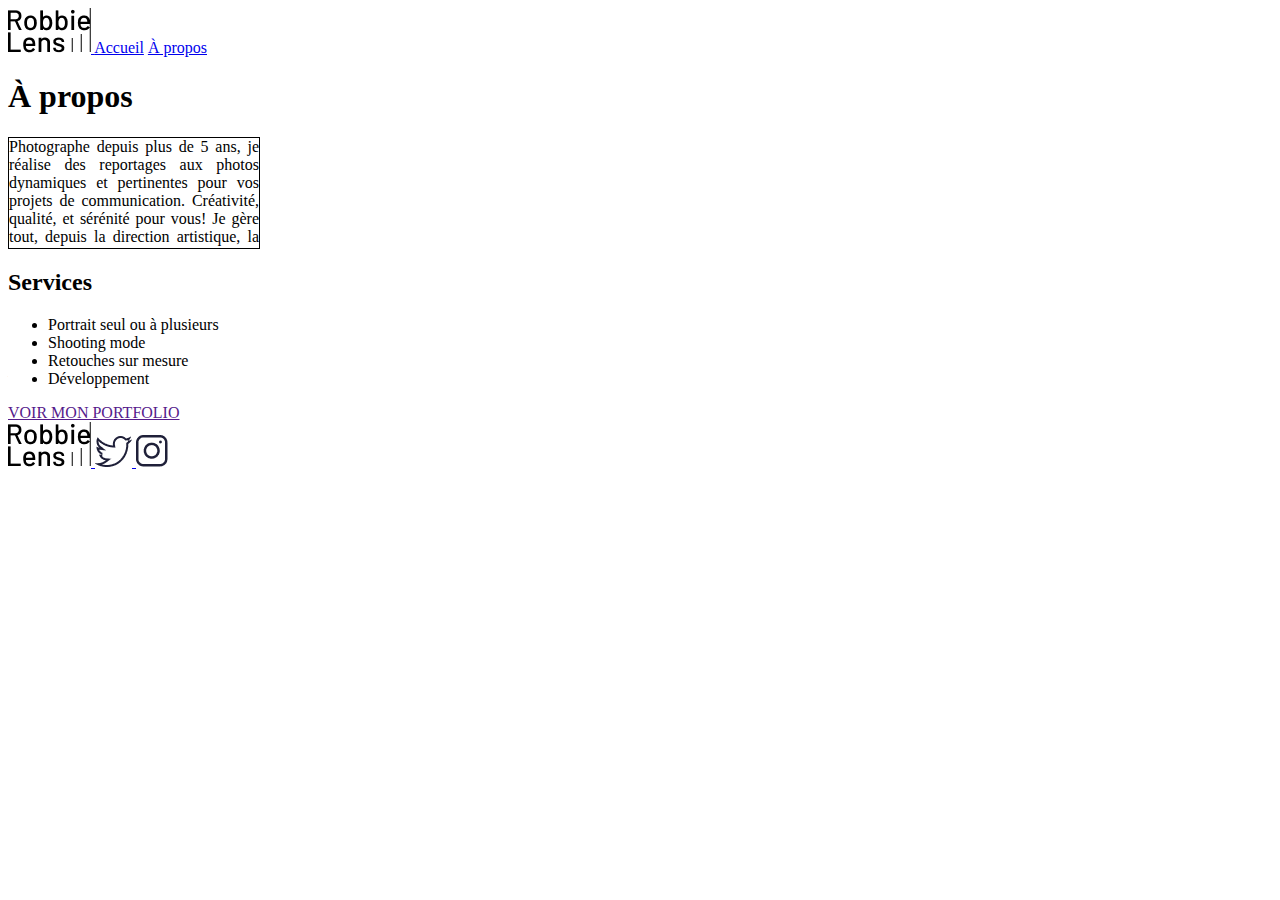
<file: two_page/a-propos.html>
<!DOCTYPE html>
<html lang="fr">

<head>
    <meta charset="utf-8">
    <title>À propos - Robbie Lens Photographie</title>
    <link href="style.css" rel="stylesheet">
    <link rel="preconnect" href="https://fonts.googleapis.com">
    <link rel="preconnect" href="https://fonts.gstatic.com" crossorigin>
    <link href="https://fonts.googleapis.com/css2?family=Manrope&family=Montserrat&display=swap" rel="stylesheet">
</head>

<body>
    <header>
        <nav>
            <a href="css.html" class="lien-icone">
                <img src="images/logo.png" alt="Logo Robbie Lens">
            </a>
            <a href="css.html">Accueil</a>
            <a href="a-propos.html">À propos</a>
        </nav>
    </header>
    <main>
        <section class="contenu-apropos">
            <h1>À propos</h1>
            <div class="carre-contenu">
                <p>
                    Photographe depuis plus de 5 ans, je réalise des reportages aux photos dynamiques et pertinentes
                    pour
                    vos
                    projets de communication. Créativité, qualité, et sérénité pour vous! Je gère tout, depuis la
                    direction
                    artistique, la réalisation du reportage jusqu’à la livraison de vos photos retouchées, prêtes à
                    l’emploi.
                </p>
                <h2>Services</h2>
                <ul>
                    <li>Portrait seul ou à plusieurs</li>
                    <li>Shooting mode</li>
                    <li>Retouches sur mesure</li>
                    <li>Développement</li>
                </ul>
            </div>
            <div>
                <a href="" class="cta">VOIR MON PORTFOLIO</a>
            </div>
        </section>
    </main>
    <footer>
        <a href="index.html" class="lien-icone">
            <img src="images/logo.png" alt="Logo Robbie Lens">
        </a>
        <a target="_blank" href="https://twitter.com/" class="lien-icone">
            <img src="images/twitter.png" alt="Logo Twitter">
        </a>
        <a target="_blank" href="https://www.instagram.com/" class="lien-icone">
            <img src="images/instagram.png" alt="Logo Instagram">
        </a>
    </footer>
</body>

</html>
</file>
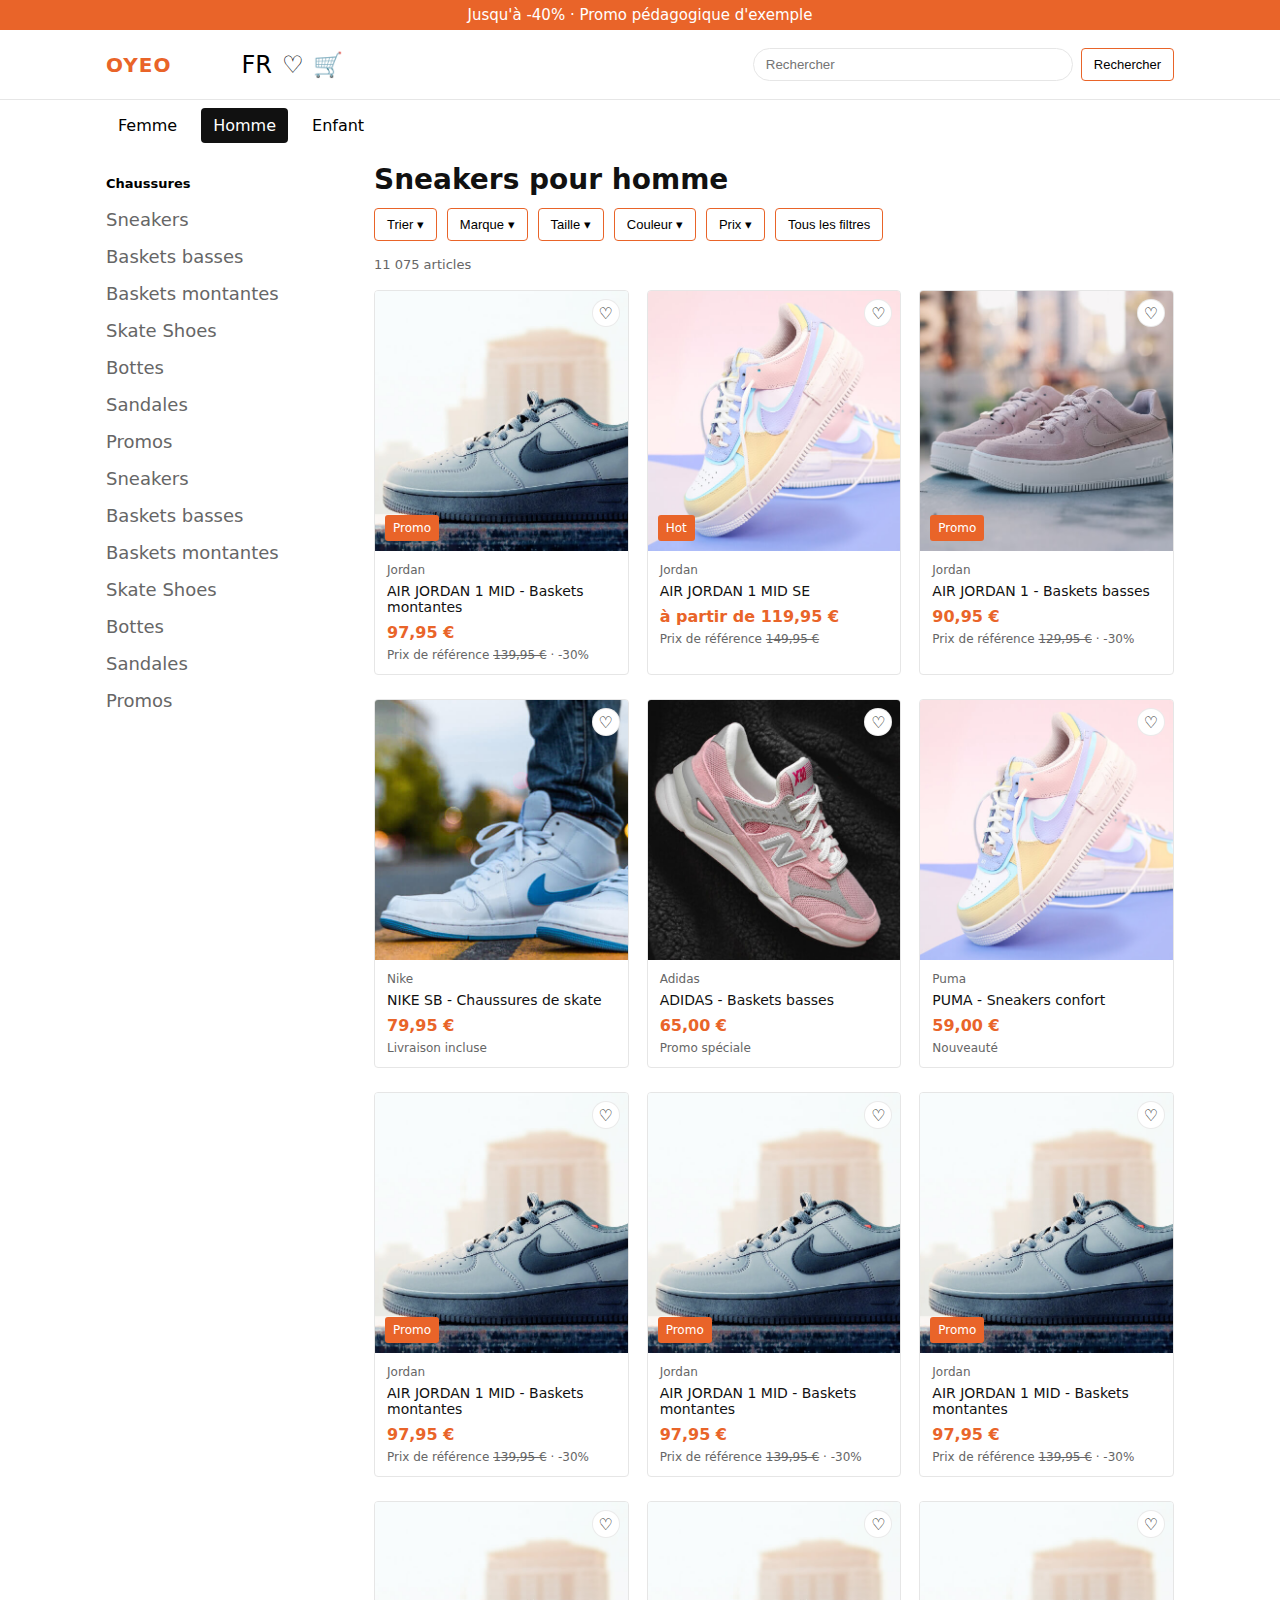
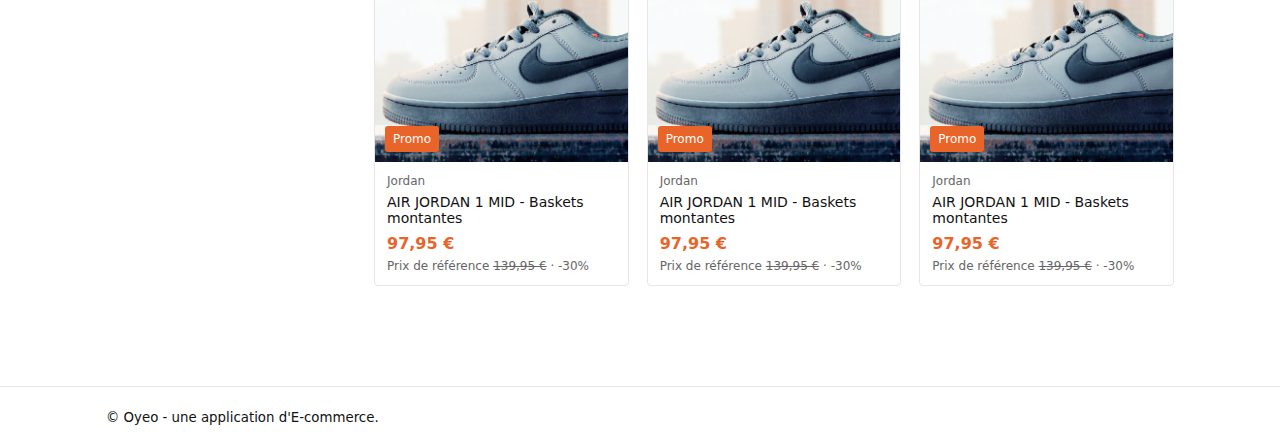
<file: two_page/css.html>
<!doctype html>
<html lang="fr">

<head>
  <meta charset="utf-8" />
  <meta name="viewport" content="width=device-width, initial-scale=1" />
  <title>Catalogue - Style Zalando (reproduction pédagogique)</title>
  <style>
    :root {
      --accent: #e96429;
      --muted: #f3f3f3;
      --card: #ffffff;
      --text: #111;
      --muted-text: #666;
      --border: #e6e6e6;
      --container: 1100px;
      font-family: Inter, "Segoe UI", Roboto, system-ui, -apple-system, "Helvetica Neue", Arial;
    }

    * {
      box-sizing: border-box
    }

    html,
    body {
      height: 100%
    }

    body {
      margin: 0;
      color: var(--text);
      background: #fff;
      -webkit-font-smoothing: antialiased
    }

    .topbar {
      background: var(--accent);
      color: #fff;
      font-size: 15px;
      padding: 6px 0;
      text-align: center
    }

    .header {
      border-bottom: 1px solid var(--border);
      background: #fff
    }

    .header-inner {
      max-width: var(--container);
      margin: 0 auto;
      display: flex;
      align-items: center;
      gap: 20px;
      padding: 18px 16px
    }

    .logo {
      font-weight: 800;
      letter-spacing: 1px;
      color: var(--accent);
      font-size: 20px
    }

    .search {
      margin-left: auto;
      display: flex;
      gap: 8px;
      align-items: center;

    }

    .search input {
      padding: 8px 12px;
      border: 1px solid var(--border);
      border-radius: 50px;
      min-width: 320px;

    }

    .nav-genre {
      max-width: var(--container);
      margin: 8px auto;
      display: flex;
      gap: 12px;
      padding: 0 16px;
      align-items: center
    }

    .nav-genre a {
      padding: 8px 12px;
      text-decoration: none;
      color: var(--muted-text);
      border-radius: 4px;
      color: #000;
    }

    .nav-genre a.active {
      background: #111;
      color: #fff
    }

    .main {
      max-width: var(--container);
      margin: 20px auto;
      display: grid;
      grid-template-columns: 240px 1fr;
      gap: 28px;
      padding: 0 16px 60px
    }

    .sidebar {
      font-size: 18px;
      color: var(--muted-text);

    }

    .sidebar h3 {
      font-size: 13px;
      color: #000;
      margin-bottom: 10px
    }

    .sidebar ul {
      list-style: none;
      padding: 0;
      margin: 0
    }

    .sidebar li {
      padding: 8px 0
    }

    .sidebar a {
      color: inherit;
      text-decoration: none;
      
    }
      .sidebar a:hover {
      border: 7px #e96429 solid;
      background-color: #e96429;
      color: #FFF;
      text-decoration: none;
      border-radius: 50px;
      
    }

    .content-header {
      margin-bottom: 16px
    }

    .page-title {
      font-size: 28px;
      margin: 0 0 12px 0
    }

    .filters {
      display: flex;
      flex-wrap: wrap;
      gap: 10px;
      align-items: center
    }

    .filter-btn {
      border: 1px solid var(--border);
      padding: 8px 12px;
      border-radius: 4px;
      background: #fff;
      cursor: pointer;
      font-size: 13px;
      border-color: #e96429;

    }

    .product-grid {
      display: grid;
      grid-template-columns: repeat(3, 1fr);
      gap: 24px 18px;
      margin-top: 18px
    }

    .product-card {
      background: var(--card);
      border: 1px solid var(--border);
      border-radius: 4px;
      overflow: hidden;
      display: flex;
      flex-direction: column;
      min-height: 360px
    }

    .product-media {
      background: var(--muted);
      height: 260px;
      display: flex;
      align-items: center;
      justify-content: center;
      position: relative;
      overflow: hidden
    }

    .product-media img {
      width: 100%;
      height: 100%;
      object-fit: cover;
      display: block
    }

    .badge {
      position: absolute;
      left: 10px;
      bottom: 10px;
      background: var(--accent);
      color: #fff;
      padding: 6px 8px;
      font-size: 12px;
      border-radius: 3px
    }

    .heart {
      position: absolute;
      right: 8px;
      top: 8px;
      width: 28px;
      height: 28px;
      border: 1px solid rgba(0, 0, 0, 0.08);
      border-radius: 50%;
      display: flex;
      align-items: center;
      justify-content: center;
      background: #fff;
      cursor: pointer
    }

    .product-info {
      padding: 12px
    }

    .product-brand {
      font-size: 12px;
      color: var(--muted-text)
    }

    .product-title {
      font-size: 14px;
      margin: 6px 0 8px;
      color: #111
    }

    .product-price {
      font-weight: 700;
      color: var(--accent)
    }

    .product-meta {
      font-size: 12px;
      color: var(--muted-text);
      margin-top: 6px
    }

    footer {
      border-top: 1px solid var(--border);
      padding: 20px 0;
      margin-top: 40px
    }

    .container {
      max-width: var(--container);
      margin: 0 auto;
      padding: 0 16px
    }

    .img-failed-note {
      color: #b33;
      margin-top: 8px;
      font-size: 13px;
      display: none
    }

    .nav-liens a{
      text-decoration: none;
      color: #000;
      font-size: 1.5em;
    }

    @media (max-width:1000px) {
      .main {
        grid-template-columns: 1fr
      }

      .product-grid {
        grid-template-columns: repeat(2, 1fr)
      }

      .search input {
        min-width: 200px
      }
    }

    @media (max-width:640px) {
      .product-grid {
        grid-template-columns: 1fr
      }

      .nav-genre {
        overflow: auto
      }

      .search input {
        display: none
      }
    }
  </style>
</head>

<body>

  <div class="topbar">Jusqu'à -40% · Promo pédagogique d'exemple</div>

  <header class="header">
    <div class="header-inner">
      <div class="logo">OYEO</div>

      <nav style="display:flex;gap:10px;align-items:center; margin-left: 50px;" class="nav-liens">
        <a href="#">FR</a>
        <a href="#">♡</a>
        <a href="#">🛒</a>
      </nav>

      <div class="search" role="search">
        <input placeholder="Rechercher" aria-label="Rechercher" />
        <button class="filter-btn">Rechercher</button>
      </div>
    </div>
  </header>

  <div class="nav-genre">
    <a href="#">Femme</a>
    <a href="#" class="active">Homme</a>
    <a href="#">Enfant</a>
  </div>

  <main class="main">

    <aside class="sidebar" aria-label="Catégories">
      <h3>Chaussures</h3>
      <ul>
        <li><a href="#">Sneakers</a></li>
        <li><a href="#">Baskets basses</a></li>
        <li><a href="#">Baskets montantes</a></li>
        <li><a href="#">Skate Shoes</a></li>
        <li><a href="#">Bottes</a></li>
        <li><a href="#">Sandales</a></li>
        <li><a href="#">Promos</a></li>
        <li><a href="#">Sneakers</a></li>
        <li><a href="#">Baskets basses</a></li>
        <li><a href="#">Baskets montantes</a></li>
        <li><a href="#">Skate Shoes</a></li>
        <li><a href="#">Bottes</a></li>
        <li><a href="#">Sandales</a></li>
        <li><a href="#">Promos</a></li>
      </ul>
    </aside>

    <section class="content">
      <div class="content-header">
        <h1 class="page-title">Sneakers pour homme</h1>
        <div class="filters" role="toolbar" aria-label="Filtres">
          <button class="filter-btn">Trier ▾</button>
          <button class="filter-btn">Marque ▾</button>
          <button class="filter-btn">Taille ▾</button>
          <button class="filter-btn">Couleur ▾</button>
          <button class="filter-btn">Prix ▾</button>
          <button class="filter-btn">Tous les filtres</button>
        </div>
      </div>

      <div style="color:var(--muted-text); font-size:13px; margin-bottom:8px">11 075 articles</div>

      <div class="product-grid" id="productGrid">

        <!-- Exemple de carte produit avec image externe + fallback JS -->
        <article class="product-card">
          <div class="product-media">
            <img src="./images/card-item10.jpg" alt="Sneakers" loading="lazy" decoding="async"
              data-keyword="sneakers" onerror="handleImageError(this)">
            <div class="badge">Promo</div>
            <div class="heart" role="button" aria-label="Ajouter aux favoris">♡</div>
          </div>
          <div class="product-info">
            <div class="product-brand">Jordan</div>
            <div class="product-title">AIR JORDAN 1 MID - Baskets montantes</div>
            <div class="product-price">97,95 €</div>
            <div class="product-meta">Prix de référence <s>139,95 €</s> · -30%</div>
          </div>
        </article>

        <article class="product-card">
          <div class="product-media">
            <img src="./images/card-item2.jpg" alt="Baskets montantes" loading="lazy"
              decoding="async" data-keyword="basketball shoes" onerror="handleImageError(this)">
            <div class="badge">Hot</div>
            <div class="heart" role="button" aria-label="Ajouter aux favoris">♡</div>
          </div>
          <div class="product-info">
            <div class="product-brand">Jordan</div>
            <div class="product-title">AIR JORDAN 1 MID SE</div>
            <div class="product-price">à partir de 119,95 €</div>
            <div class="product-meta">Prix de référence <s>149,95 €</s></div>
          </div>
        </article>

        <article class="product-card">
          <div class="product-media">
            <img src="./images/card-item4.jpg" alt="Running shoes" loading="lazy"
              decoding="async" data-keyword="running shoes" onerror="handleImageError(this)">
            <div class="badge">Promo</div>
            <div class="heart" role="button" aria-label="Ajouter aux favoris">♡</div>
          </div>
          <div class="product-info">
            <div class="product-brand">Jordan</div>
            <div class="product-title">AIR JORDAN 1 - Baskets basses</div>
            <div class="product-price">90,95 €</div>
            <div class="product-meta">Prix de référence <s>129,95 €</s> · -30%</div>
          </div>
        </article>

        <article class="product-card">
          <div class="product-media">
            <img src="./images/card-item9.jpg" alt="Skate shoes" loading="lazy"
              decoding="async" data-keyword="skate shoes" onerror="handleImageError(this)">
            <div class="heart" role="button" aria-label="Ajouter aux favoris">♡</div>
          </div>
          <div class="product-info">
            <div class="product-brand">Nike</div>
            <div class="product-title">NIKE SB - Chaussures de skate</div>
            <div class="product-price">79,95 €</div>
            <div class="product-meta">Livraison incluse</div>
          </div>
        </article>

        <article class="product-card">
          <div class="product-media">
            <img src="./images/card-item8.jpg" alt="Adidas shoes" loading="lazy"
              decoding="async" data-keyword="adidas shoes" onerror="handleImageError(this)">
            <div class="heart" role="button" aria-label="Ajouter aux favoris">♡</div>
          </div>
          <div class="product-info">
            <div class="product-brand">Adidas</div>
            <div class="product-title">ADIDAS - Baskets basses</div>
            <div class="product-price">65,00 €</div>
            <div class="product-meta">Promo spéciale</div>
          </div>
        </article>

        <article class="product-card">
          <div class="product-media">
            <img src="./images/card-item2.jpg" alt="Puma sneakers" loading="lazy"
              decoding="async" data-keyword="puma sneakers" onerror="handleImageError(this)">
            <div class="heart" role="button" aria-label="Ajouter aux favoris">♡</div>
          </div>
          <div class="product-info">
            <div class="product-brand">Puma</div>
            <div class="product-title">PUMA - Sneakers confort</div>
            <div class="product-price">59,00 €</div>
            <div class="product-meta">Nouveauté</div>
          </div>
        </article>

      </div> <!-- /product-grid -->

      <div class="img-failed-note" id="imgFailedNote">
        Certaines images n'ont pas pu charger — vérifie ta connexion, les extensions (adblock) ou teste en lançant un
        serveur local.
      </div>

    </section>

  </main>

  <footer>
    <div class="container">
      <small>© Oyeo - une application d'E-commerce.</small>
    </div>
  </footer>

  <script>
    // Toggle coeur favori
    function attachHearts(root = document) {
      root.querySelectorAll('.heart').forEach(function (btn) {
        btn.addEventListener('click', function () {
          this.textContent = this.textContent.trim() === '♡' ? '♥' : '♡';
        });
      });
    }
    attachHearts();

    // Crée un placeholder SVG DOM node (utilisé en cas d'erreur d'image)
    function createSVGPlaceholder(width = 600, height = 400, label = 'Image') {
      const svgNS = "http://www.w3.org/2000/svg";
      const svg = document.createElementNS(svgNS, "svg");
      svg.setAttribute("width", "100%");
      svg.setAttribute("height", "100%");
      svg.setAttribute("viewBox", `0 0 ${width} ${height}`);
      svg.setAttribute("preserveAspectRatio", "xMidYMid slice");
      // fond
      const rect = document.createElementNS(svgNS, "rect");
      rect.setAttribute("width", "100%");
      rect.setAttribute("height", "100%");
      rect.setAttribute("fill", "#e9e9e9");
      svg.appendChild(rect);
      // icône simplifiée (rectangle)
      const inner = document.createElementNS(svgNS, "rect");
      inner.setAttribute("x", width * 0.05);
      inner.setAttribute("y", height * 0.2);
      inner.setAttribute("width", width * 0.9);
      inner.setAttribute("height", height * 0.6);
      inner.setAttribute("rx", 12);
      inner.setAttribute("fill", "#d7d7d7");
      svg.appendChild(inner);
      // texte
      const text = document.createElementNS(svgNS, "text");
      text.setAttribute("x", "50%");
      text.setAttribute("y", "50%");
      text.setAttribute("dominant-baseline", "middle");
      text.setAttribute("text-anchor", "middle");
      text.setAttribute("fill", "#9a9a9a");
      text.setAttribute("font-family", "Arial, Helvetica, sans-serif");
      text.setAttribute("font-size", "20");
      text.textContent = label;
      svg.appendChild(text);
      return svg;
    }

    // Handler d'erreur pour les images : on remplace l'img par un SVG placeholder
    let failedImageCount = 0;
    function handleImageError(imgEl) {
      try {
        failedImageCount++;
        // éviter boucle infinie
        imgEl.onerror = null;
        // créer placeholder SVG
        const keyword = imgEl.getAttribute('data-keyword') || 'image';
        const placeholder = createSVGPlaceholder(600, 400, 'Image: ' + keyword);
        // retirer l'image et insérer le svg
        const parent = imgEl.parentNode;
        if (parent) {
          // position des badges / coeur : on garde les éléments absolus, donc on met le SVG en premier enfant
          imgEl.style.display = 'none';
          // si le parent avait un img, insérer le SVG avant la badge
          parent.insertBefore(placeholder, parent.firstChild);
          attachHearts(placeholder.parentNode); // ré-attacher si nécessaire
        }
        // afficher message si plusieurs images échouent
        if (failedImageCount >= 1) {
          const note = document.getElementById('imgFailedNote');
          if (note) note.style.display = 'block';
        }
      } catch (e) {
        console.warn("Erreur lors du fallback image:", e);
      }
    }

    // Démo : cloner quelques cartes (les images clonées conservent le comportement onerror)
    function cloneFirstCard(times) {
      const grid = document.getElementById('productGrid');
      const first = grid.querySelector('.product-card');
      for (let i = 0; i < times; i++) {
        const clone = first.cloneNode(true);
        // ré-attacher handler onerror pour l'image clonée (selon navigateur cloneNode conserve les handlers natifs?)
        const img = clone.querySelector('img');
        if (img) {
          img.onerror = function () { handleImageError(this) };
        }
        grid.appendChild(clone);
      }
      attachHearts(grid);
    }
    // ajoute 6 cartes en plus pour la démo
    cloneFirstCard(6);

    // Astuce pour debug:
    // Si tu ouvres le fichier directement (file://) et que les images externes ne chargent pas,
    // lance un serveur local depuis le dossier du projet :
    // Python 3:  ->  python -m http.server 8000
    // puis ouvre http://localhost:8000/ton-fichier.html
    //
    // Ou vérifie si une extension (adblock) bloque "source.unsplash.com".
  </script>
</body>

</html>
</file>
<file: two_page/style.css>
p {
    width: 250px;
    height: 110px;
    text-align: justify;
    border: 1px solid black;
    overflow: auto;
}

/* @media screen and (max-width : 1000px){
  p{
    width: 50%;
    margin: auto;
    color: black;
  }
} */
</file>
